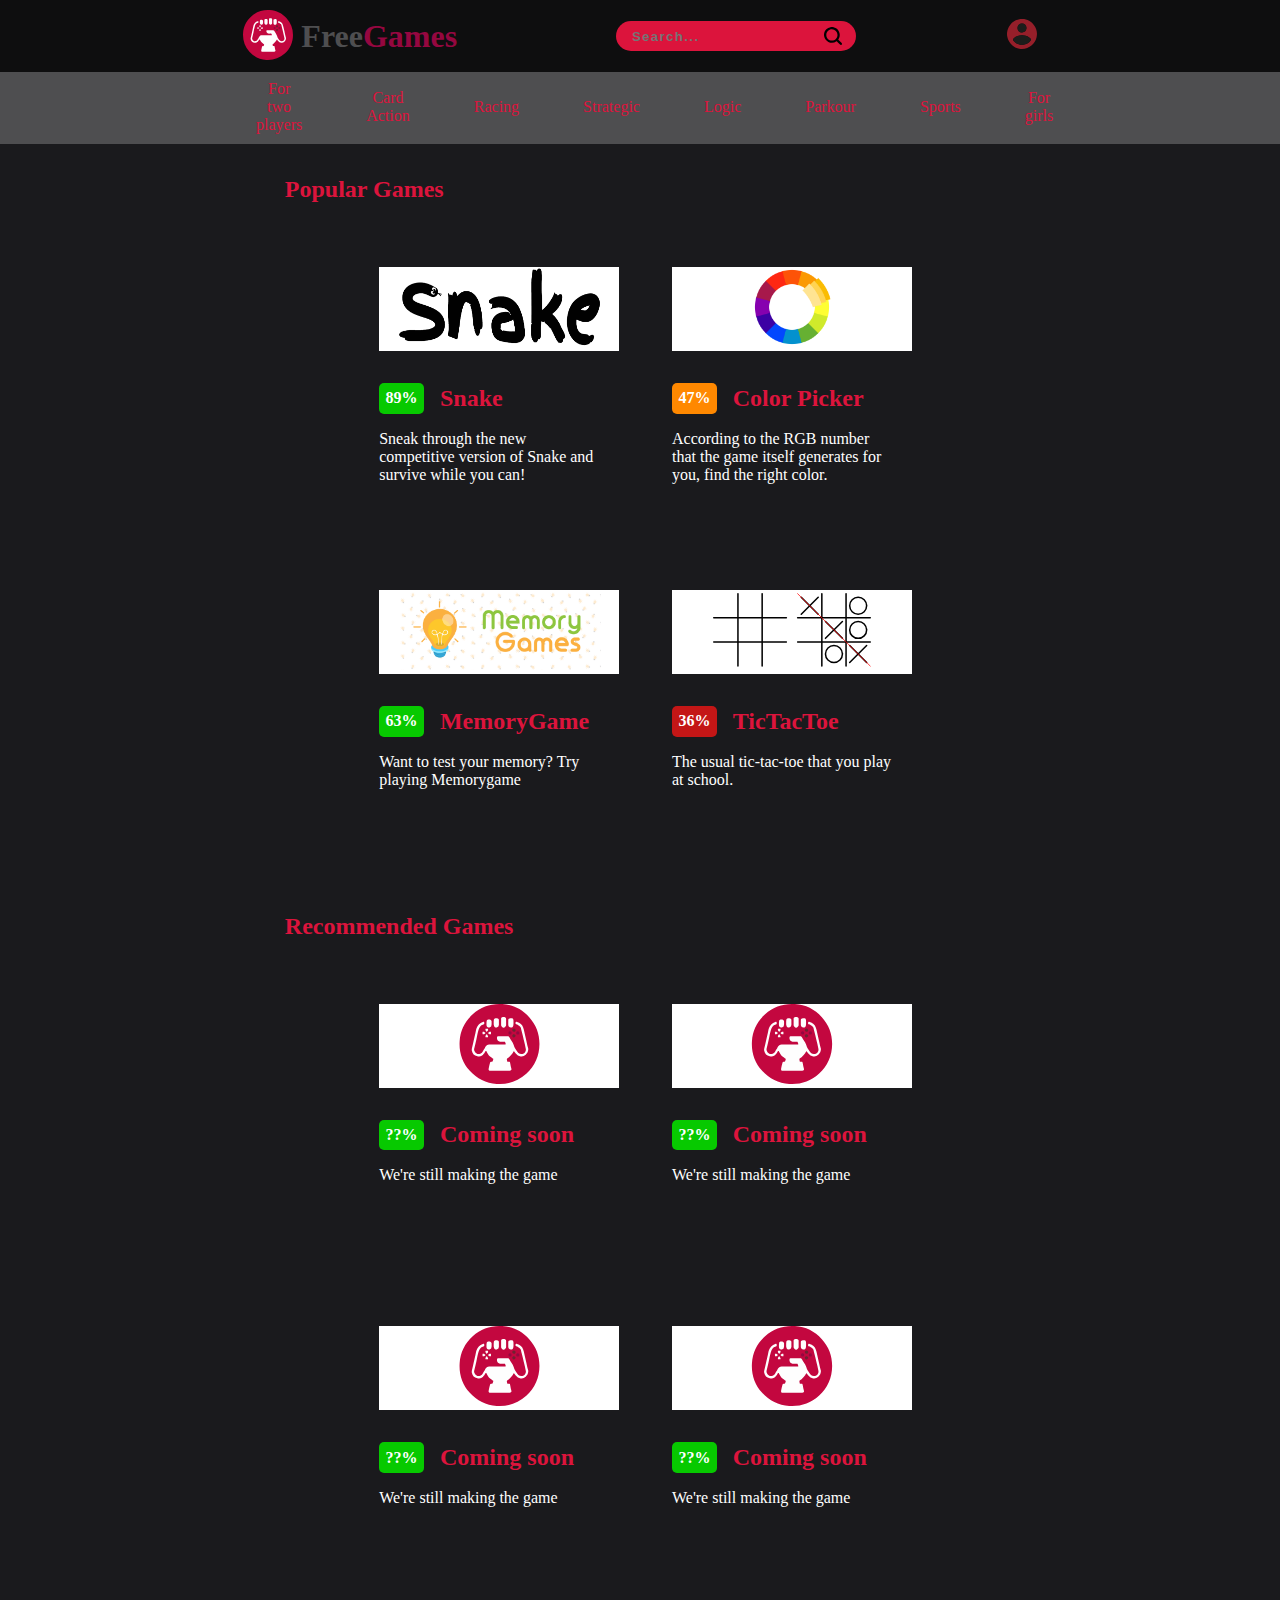
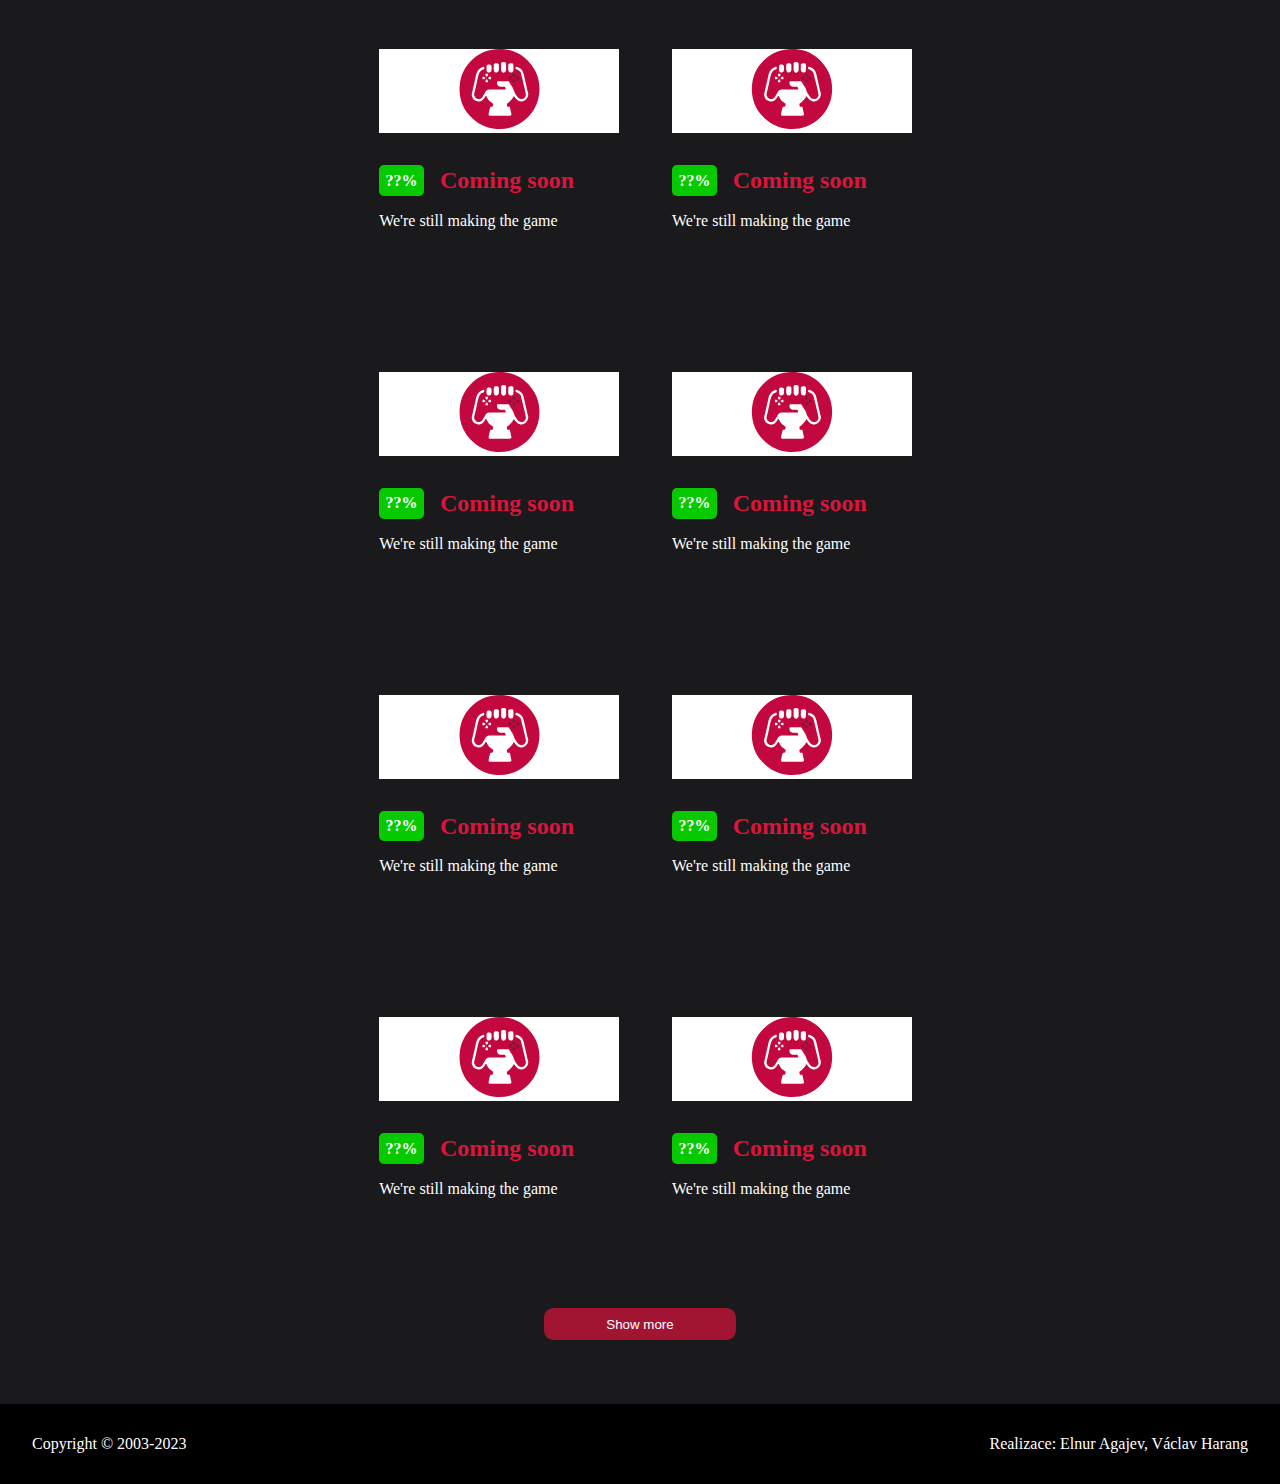
<file: index.html>
<!DOCTYPE html>
<html lang="en">

<head>
    <link rel="stylesheet" href="style.css">

    <meta charset="UTF-8">
    <meta http-equiv="X-UA-Compatible" content="IE=edge">
    <meta name="viewport" content="width=device-width, initial-scale=1.0">
    <title>Free Games</title>
    <link rel="shortcut icon" href="Img/Logo.svg">
</head>


<body>
    <div class="full">
        <header>
            <div>
                <span>
                <img src="Img/Logo.svg">
                <h1><mark>Free</mark>Games</h1>
            </span>

                <input placeholder="Search...">
                <p><img class="accounticon" src="Img/acc.svg"></p>
            </div>
        </header>
        <div class="Game-Type">
            <div>
                <a>For two players</a>
                <a>Card Action</a>
                <a>Racing</a>
                <a>Strategic</a>
                <a>Logic</a>
                <a>Parkour</a>
                <a>Sports</a>
                <a>For girls</a>
            </div>

        </div>
        <div class="main">
            <div class="Div-Content1">
                <h2 class="Popular">Popular Games</h2>
                <div class="box">

                    <span class="gamespan">
                    <div class="games"><a href="Games/Snake/Snake.html"><img src="Img/snake-text.png"></a></div>
                    <span class="ratingbox">
                        <span class="rating"><p>89%</p></span>
                    <h2>Snake</h2>
                    </span>
                    <div class="AboutGame">
                        <p>Sneak through the new competitive version of Snake and survive while you can!</p>
                    </div>
                    </span>

                    <span class="gamespan">
                    <div class="games"><a href="Games/ColorPicker/index.html"><img style=" width: 5rem;"src="Img/Colorpicker.png"></a></div>
                    <span class="ratingbox">
                        <span class="rating"><p style="background-color: rgb(255, 136, 0);">47%</p></span>
                    <h2>Color Picker</h2>
                    </span>
                    <div class="AboutGame">
                        <p>According to the RGB number that the game itself generates for you, find the right color.</p>
                    </div>
                    </span>

                    <span class="gamespan">
                    <div class="games"><a href="Games/MemoryGame/index.html"><img src="Img/memory-games.png"></a></div>
                    <span class="ratingbox">
                        <span class="rating"><p>63%</p></span>
                    <h2>MemoryGame</h2>
                    </span>
                    <div class="AboutGame">
                        <p>Want to test your memory? Try playing Memorygame</p>
                    </div>
                    </span>

                    <span class="gamespan">
                    <div class="games"><a href="Games/TicTacToe/index.html"><img src="Img/Tic-Tac-Toe_600.svg"></a></div>
                    <span class="ratingbox">
                        <span class="rating"><p style="background-color: rgb(196, 22, 22);">36%</p></span>
                    <h2>TicTacToe</h2>
                    </span>
                    <div class="AboutGame">
                        <p>The usual tic-tac-toe that you play at school.</p>
                    </div>
                    </span>

                </div>
                <h2 class="Popular">Recommended Games</h2>
                <div class="box">

                    <span class="gamespan">
                    <div class="games"><a href="Games/Snake/Snake.html"><img src="Img/Logo.svg"></a></div>
                    <span class="ratingbox">
                        <span class="rating"><p>??%</p></span>
                    <h2>Coming soon</h2>
                    </span>
                    <div class="AboutGame">
                        <p>We're still making the game</p>
                    </div>
                    </span>

                    <span class="gamespan">
                    <div class="games"><a href="Games/Snake/Snake.html"><img src="Img/Logo.svg"></a></div>
                    <span class="ratingbox">
                        <span class="rating"><p>??%</p></span>
                    <h2>Coming soon</h2>
                    </span>
                    <div class="AboutGame">
                        <p>We're still making the game</p>
                    </div>
                    </span>

                    <span class="gamespan">
                    <div class="games"><a href="Games/Snake/Snake.html"><img src="Img/Logo.svg"></a></div>
                    <span class="ratingbox">
                        <span class="rating"><p>??%</p></span>
                    <h2>Coming soon</h2>
                    </span>
                    <div class="AboutGame">
                        <p>We're still making the game</p>
                    </div>
                    </span>

                    <span class="gamespan">
                    <div class="games"><a href="Games/Snake/Snake.html"><img src="Img/Logo.svg"></a></div>
                    <span class="ratingbox">
                        <span class="rating"><p>??%</p></span>
                    <h2>Coming soon</h2>
                    </span>
                    <div class="AboutGame">
                        <p>We're still making the game</p>
                    </div>
                    </span>

                    <span class="gamespan">
                    <div class="games"><a href="Games/Snake/Snake.html"><img src="Img/Logo.svg"></a></div>
                    <span class="ratingbox">
                        <span class="rating"><p>??%</p></span>
                    <h2>Coming soon</h2>
                    </span>
                    <div class="AboutGame">
                        <p>We're still making the game</p>
                    </div>
                    </span>

                    <span class="gamespan">
                    <div class="games"><a href="Games/Snake/Snake.html"><img src="Img/Logo.svg"></a></div>
                    <span class="ratingbox">
                        <span class="rating"><p>??%</p></span>
                    <h2>Coming soon</h2>
                    </span>
                    <div class="AboutGame">
                        <p>We're still making the game</p>
                    </div>
                    </span>

                    <span class="gamespan">
                    <div class="games"><a href="Games/Snake/Snake.html"><img src="Img/Logo.svg"></a></div>
                    <span class="ratingbox">
                        <span class="rating"><p>??%</p></span>
                    <h2>Coming soon</h2>
                    </span>
                    <div class="AboutGame">
                        <p>We're still making the game</p>
                    </div>
                    </span>

                    <span class="gamespan">
                    <div class="games"><a href="Games/Snake/Snake.html"><img src="Img/Logo.svg"></a></div>
                    <span class="ratingbox">
                        <span class="rating"><p>??%</p></span>
                    <h2>Coming soon</h2>
                    </span>
                    <div class="AboutGame">
                        <p>We're still making the game</p>
                    </div>
                    </span>

                    <span class="gamespan">
                    <div class="games"><a href="Games/Snake/Snake.html"><img src="Img/Logo.svg"></a></div>
                    <span class="ratingbox">
                        <span class="rating"><p>??%</p></span>
                    <h2>Coming soon</h2>
                    </span>
                    <div class="AboutGame">
                        <p>We're still making the game</p>
                    </div>
                    </span>

                    <span class="gamespan">
                    <div class="games"><a href="Games/Snake/Snake.html"><img src="Img/Logo.svg"></a></div>
                    <span class="ratingbox">
                        <span class="rating"><p>??%</p></span>
                    <h2>Coming soon</h2>
                    </span>
                    <div class="AboutGame">
                        <p>We're still making the game</p>
                    </div>
                    </span>

                    <span class="gamespan">
                    <div class="games"><a href="Games/Snake/Snake.html"><img src="Img/Logo.svg"></a></div>
                    <span class="ratingbox">
                        <span class="rating"><p>??%</p></span>
                    <h2>Coming soon</h2>
                    </span>
                    <div class="AboutGame">
                        <p>We're still making the game</p>
                    </div>
                    </span>

                    <span class="gamespan">
                    <div class="games"><a href="Games/Snake/Snake.html"><img src="Img/Logo.svg"></a></div>
                    <span class="ratingbox">
                        <span class="rating"><p>??%</p></span>
                    <h2>Coming soon</h2>
                    </span>
                    <div class="AboutGame">
                        <p>We're still making the game</p>
                    </div>
                    </span>



                </div>
                <div class="ButtonDiv">
                    <button class="Showmore">Show more</button>
                </div>

            </div>

        </div>
        <footer>
            <p>Copyright © 2003-2023</p>
            <p>Realizace: Elnur Agajev, Václav Harang</p>
        </footer>

    </div>
</body>

</html>
</file>
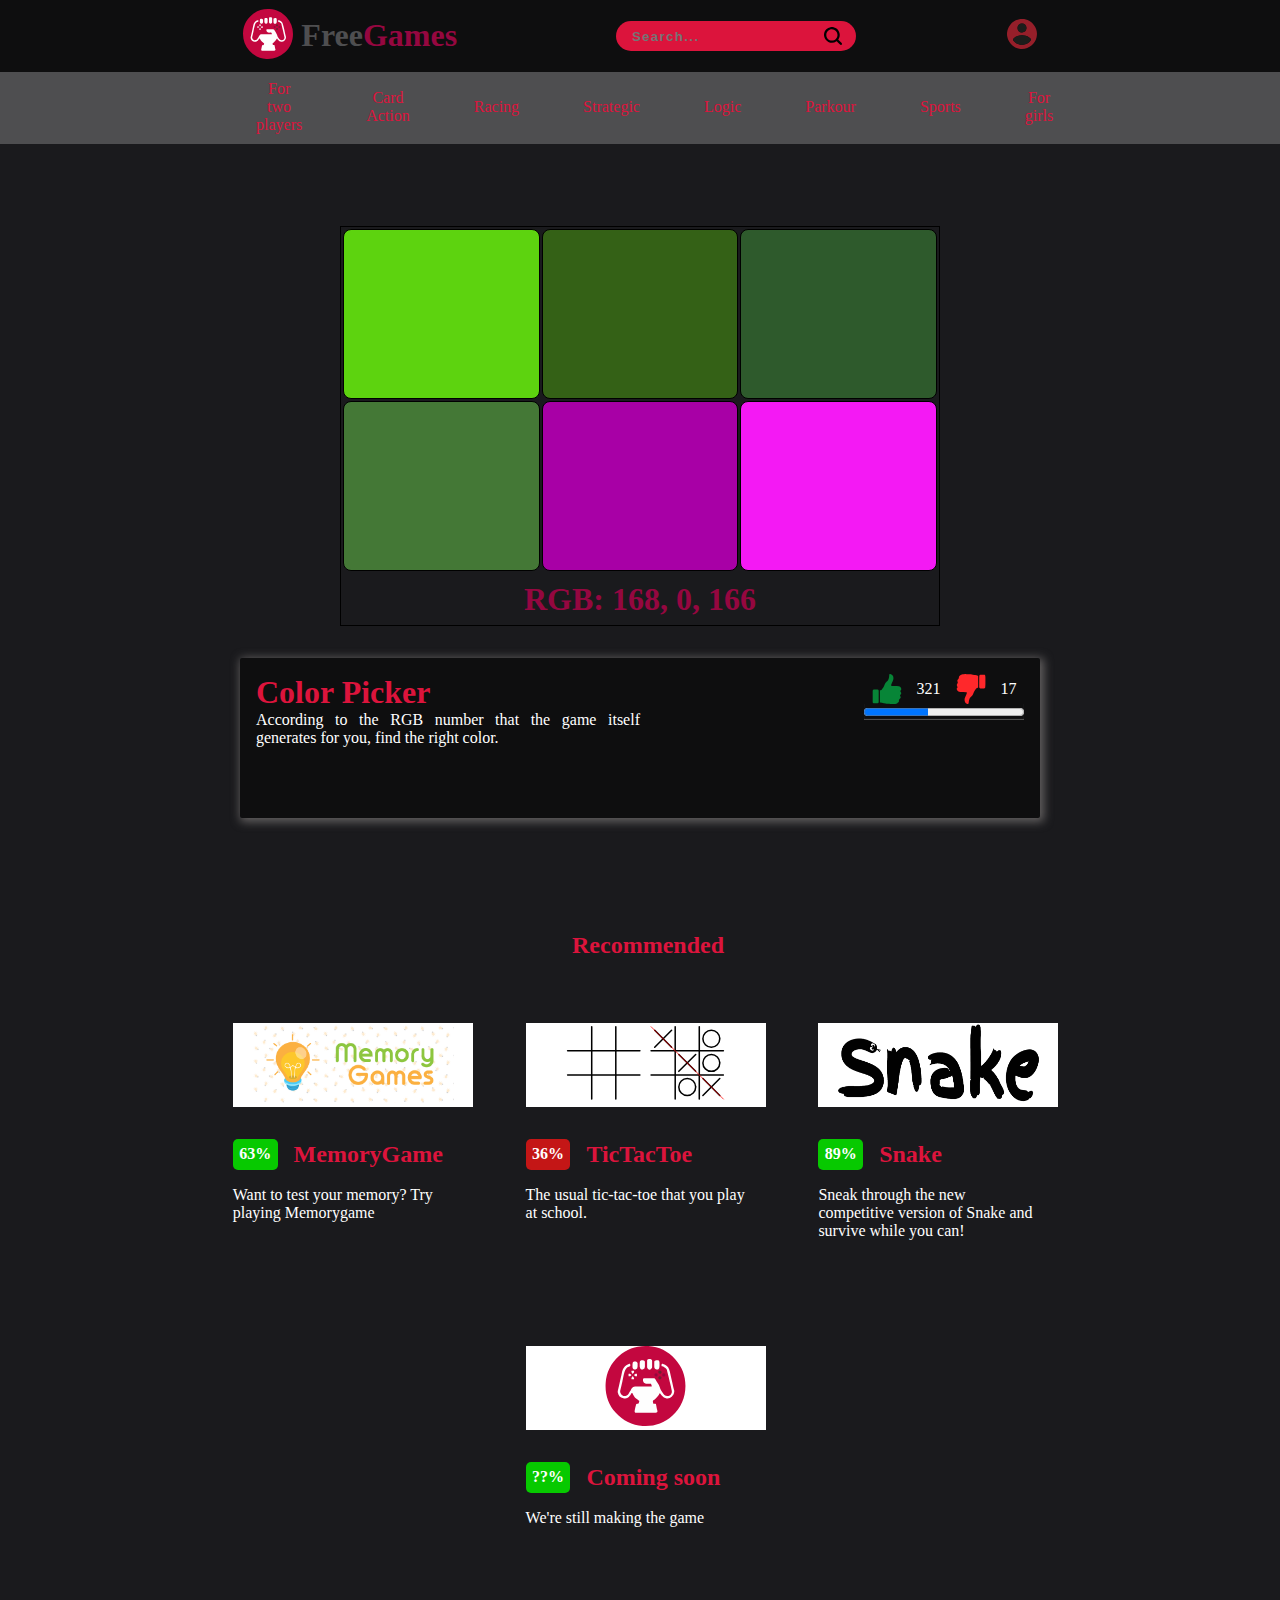
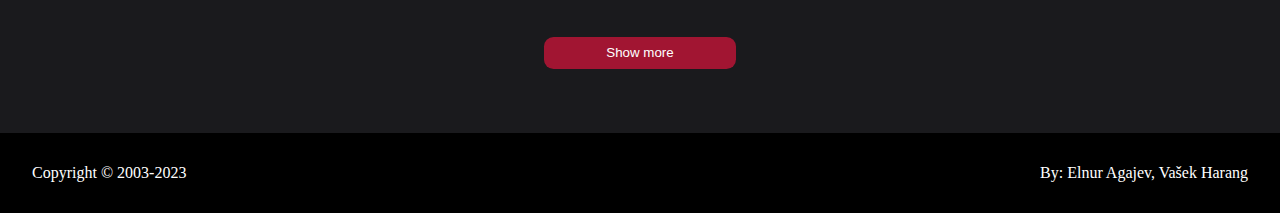
<file: Games/ColorPicker/index.html>
<!DOCTYPE html>
<html lang="en">

<head>
    <script src="script.js"></script>
    <link rel="stylesheet" href="style.css">

    <meta charset="UTF-8">
    <meta http-equiv="X-UA-Compatible" content="IE=edge">
    <meta name="viewport" content="width=device-width, initial-scale=1.0">
    <title>Free Games - Color Picker</title>
    <link rel="shortcut icon" href="Img/Logo.svg">

</head>

<body>


    <header>
        <div>
            <span>
                <a href="https://ferness.github.io/webovehry/">  <img src="Img/Logo.svg"></a>
            <h1><mark>Free</mark>Games</h1>
        </span>

            <input placeholder="Search...">
            <p><img class="accounticon" src="Img/acc.svg"></p>
        </div>
    </header>
    <div class="Game-Type">
        <div>
            <a>For two players</a>
            <a>Card Action</a>
            <a>Racing</a>
            <a>Strategic</a>
            <a>Logic</a>
            <a>Parkour</a>
            <a>Sports</a>
            <a>For girls</a>
        </div>

    </div>

    <main>





        <div class="Game">
            <div id="gameDiv">
                <table>
                    <tr>
                        <td id="cell0"></td>
                        <td id="cell1"></td>
                        <td id="cell2"></td>
                    </tr>
                    <tr>
                        <td id="cell3"></td>
                        <td id="cell4"></td>
                        <td id="cell5"></td>
                    </tr>
                </table>
                <div id="divProRGB">
                    <h1 id="rgbText"></h1>
                </div>
            </div>
            <div class="likes">
                <div class="Gameinfo">
                    <div class="Info">
                        <h3>Color Picker</h3>
                        <p>According to the RGB number that the game itself generates for you, find the right color.</p>
                    </div>
                    <div class="Mainrating">
                        <div class="ratingnumbers">
                            <img class="ratingimgs" src="Img/3517-1.svg"><a class="ratingnum">321</a>
                            <img class="ratingimgs" src="Img/Diss-1.svg"><a class="ratingnum">17</a>
                        </div>
                        <progress id="file" value="40" max="100"> 32% </progress>
                    </div>
                </div>
            </div>
        </div>
        </div>
        </div>
    </main>
    <div class="Div-Content1">
        <h2 class="Popular">Recommended</h2>
        <div class="box">

            <span class="gamespan">
                <div class="games"><a href="https://ferness.github.io/webovehry/Games/MemoryGame/index.html"><img src="Img/memory-games.png"></a></div>
                <span class="ratingbox">
                    <span class="rating"><p>63%</p></span>
            <h2>MemoryGame</h2>
            </span>
            <div class="AboutGame">
                <p>Want to test your memory? Try playing Memorygame</p>
            </div>
            </span>

            <span class="gamespan">
                <div class="games"><a href="https://ferness.github.io/webovehry/Games/TicTacToe/index.html"><img src="Img/Tic-Tac-Toe_600.svg"></a></div>
                <span class="ratingbox">
                    <span class="rating"><p style="background-color: rgb(196, 22, 22);">36%</p></span>
            <h2>TicTacToe</h2>
            </span>
            <div class="AboutGame">
                <p>The usual tic-tac-toe that you play at school.</p>
            </div>
            </span>

            <span class="gamespan">
                <div class="games"><a href="https://ferness.github.io/webovehry/Games/Snake/Snake.html"><img src="Img/snake-text.png"></a></div>
                <span class="ratingbox">
                    <span class="rating"><p>89%</p></span>
            <h2>Snake</h2>
            </span>
            <div class="AboutGame">
                <p>Sneak through the new competitive version of Snake and survive while you can!</p>
            </div>
            </span>

            <span class="gamespan">
                <div class="games"><a href="#"><img src="Img/Logo.svg"></a></div>
                <span class="ratingbox">
                    <span class="rating"><p>??%</p></span>
            <h2>Coming soon</h2>
            </span>
            <div class="AboutGame">
                <p>We're still making the game</p>
            </div>
            </span>


        </div>
        <div class="ButtonDiv">
            <button class="Showmore">Show more</button>
        </div>

    </div>
    <footer>
        <p>Copyright © 2003-2023</p>
        <p>By: Elnur Agajev, Vašek Harang</p>
    </footer>

</body>

</html>
</file>
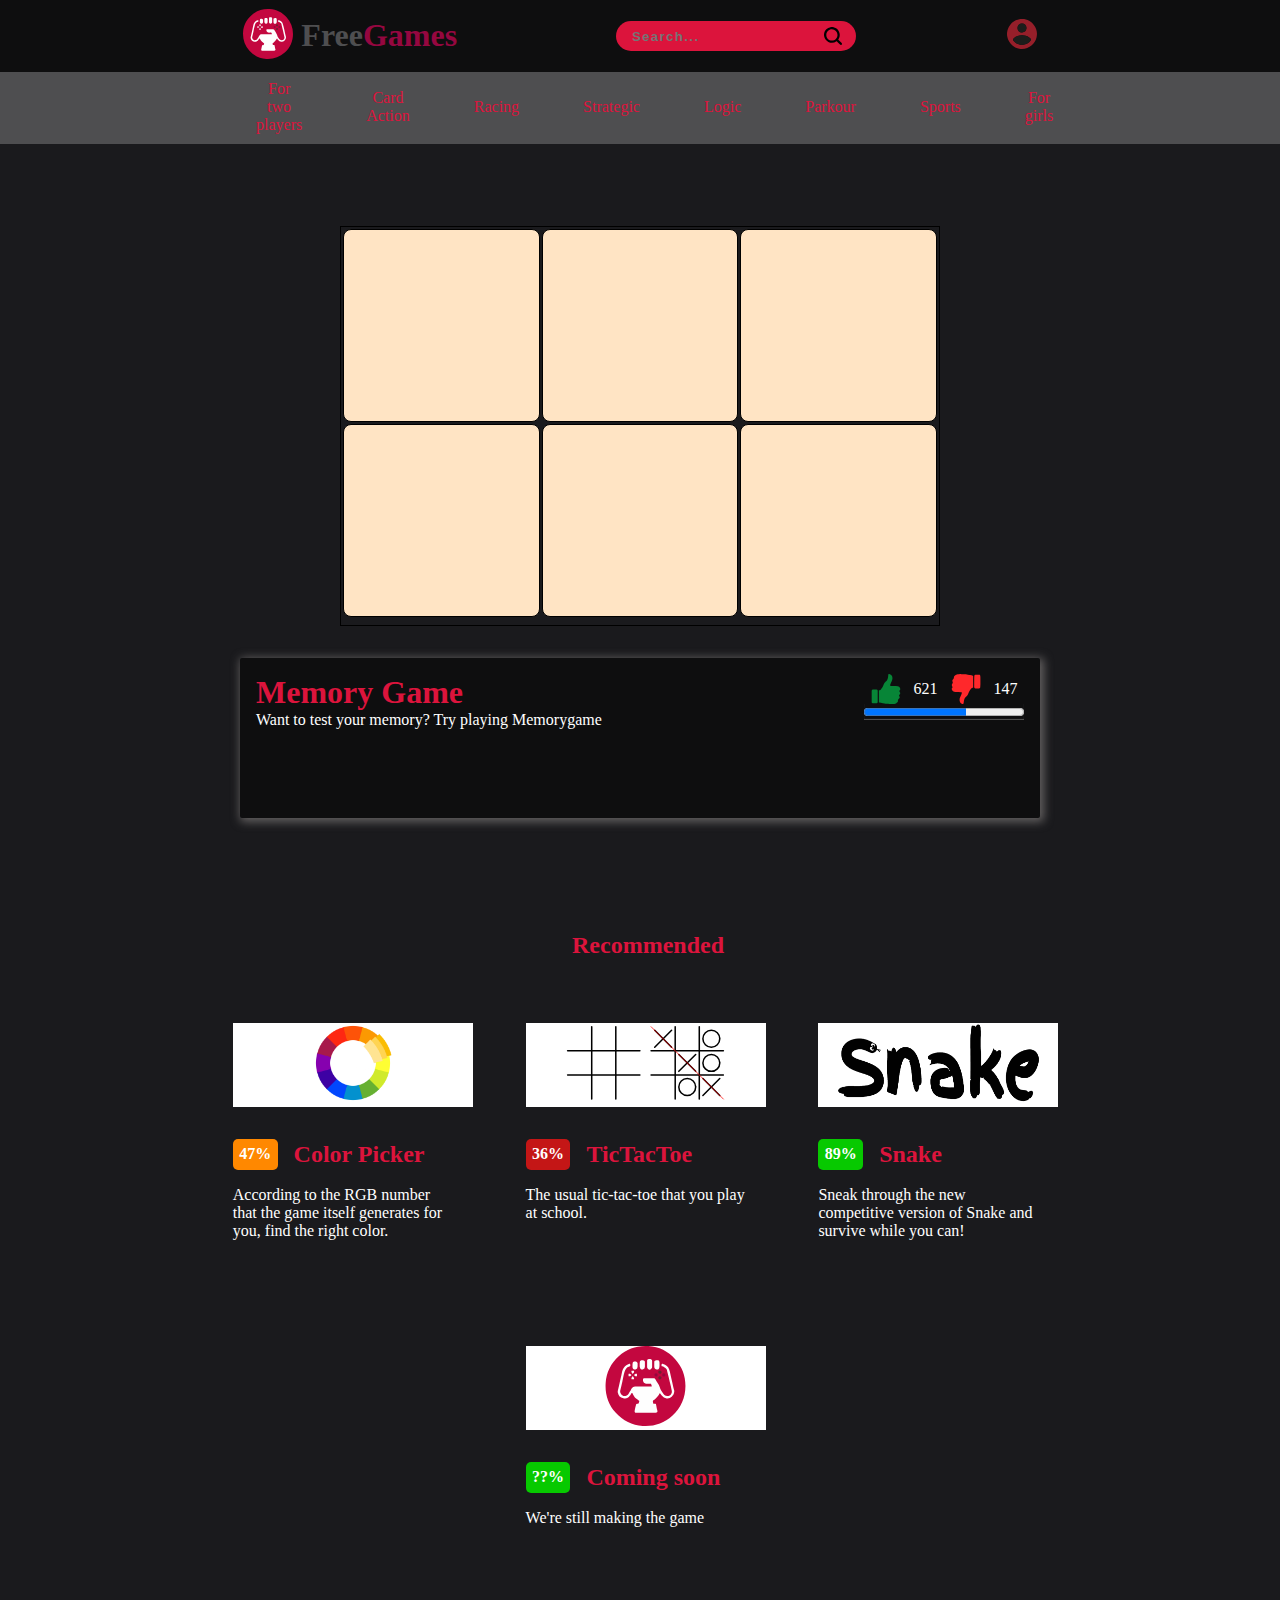
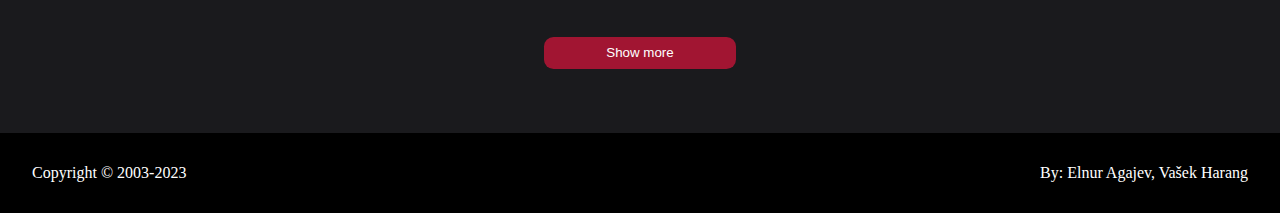
<file: Games/MemoryGame/index.html>
<!DOCTYPE html>

<html>

<head>
    <script src="script.js"></script>
    <link rel="stylesheet" href="style.css">

    <meta charset="UTF-8">
    <meta http-equiv="X-UA-Compatible" content="IE=edge">
    <meta name="viewport" content="width=device-width, initial-scale=1.0">
    <title>Free Games</title>
    <link rel="shortcut icon" href="Img/Logo.svg">
</head>

<body>


    <header>
        <div>
            <span>
                <a href="https://ferness.github.io/webovehry/">  <img src="Img/Logo.svg"></a>
            <h1><mark>Free</mark>Games</h1>
        </span>

            <input placeholder="Search...">
            <p><img class="accounticon" src="Img/acc.svg"></p>
        </div>
    </header>
    <div class="Game-Type">
        <div>
            <a>For two players</a>
            <a>Card Action</a>
            <a>Racing</a>
            <a>Strategic</a>
            <a>Logic</a>
            <a>Parkour</a>
            <a>Sports</a>
            <a>For girls</a>
        </div>

    </div>

    <main>





        <div class="Game">
            <div id="gameDiv">
                <table>
                    <tr>
                        <td id="cell0"></td>
                        <td id="cell1"></td>
                        <td id="cell2"></td>
                    </tr>
                    <tr>
                        <td id="cell3"></td>
                        <td id="cell4"></td>
                        <td id="cell5"></td>
                    </tr>
                </table>
            </div>
            <div class="likes">
                <div class="Gameinfo">
                    <div class="Info">
                        <h3>Memory Game</h3>
                        <p>Want to test your memory? Try playing Memorygame</p>
                    </div>
                    <div class="Mainrating">
                        <div class="ratingnumbers">
                            <img class="ratingimgs" src="Img/3517-1.svg"><a class="ratingnum">621</a>
                            <img class="ratingimgs" src="Img/Diss-1.svg"><a class="ratingnum">147</a>
                        </div>
                        <progress id="file" value="64" max="100"> 32% </progress>
                    </div>
                </div>
            </div>
        </div>
        </div>
        </div>
    </main>
    <div class="Div-Content1">
        <h2 class="Popular">Recommended</h2>
        <div class="box">

            <span class="gamespan">
            <div class="games"><a href="https://ferness.github.io/webovehry/Games/ColorPicker/index.html"><img style=" width: 5rem;"src="Img/Colorpicker.png"></a></div>
            <span class="ratingbox">
                <span class="rating"><p style="background-color: rgb(255, 136, 0);">47%</p></span>
            <h2>Color Picker</h2>
            </span>
            <div class="AboutGame">
                <p>According to the RGB number that the game itself generates for you, find the right color.</p>
            </div>
            </span>

            <span class="gamespan">
                <div class="games"><a href="https://ferness.github.io/webovehry/Games/TicTacToe/index.html"><img src="Img/Tic-Tac-Toe_600.svg"></a></div>
                <span class="ratingbox">
                    <span class="rating"><p style="background-color: rgb(196, 22, 22);">36%</p></span>
            <h2>TicTacToe</h2>
            </span>
            <div class="AboutGame">
                <p>The usual tic-tac-toe that you play at school.</p>
            </div>
            </span>

            <span class="gamespan">
                <div class="games"><a href="https://ferness.github.io/webovehry/Games/Snake/Snake.html"><img src="Img/snake-text.png"></a></div>
                <span class="ratingbox">
                    <span class="rating"><p>89%</p></span>
            <h2>Snake</h2>
            </span>
            <div class="AboutGame">
                <p>Sneak through the new competitive version of Snake and survive while you can!</p>
            </div>
            </span>

            <span class="gamespan">
                <div class="games"><a href="#"><img src="Img/Logo.svg"></a></div>
                <span class="ratingbox">
                    <span class="rating"><p>??%</p></span>
            <h2>Coming soon</h2>
            </span>
            <div class="AboutGame">
                <p>We're still making the game</p>
            </div>
            </span>


        </div>
        <div class="ButtonDiv">
            <button class="Showmore">Show more</button>
        </div>

    </div>
    <footer>
        <p>Copyright © 2003-2023</p>
        <p>By: Elnur Agajev, Vašek Harang</p>
    </footer>












</body>

</html>
</file>
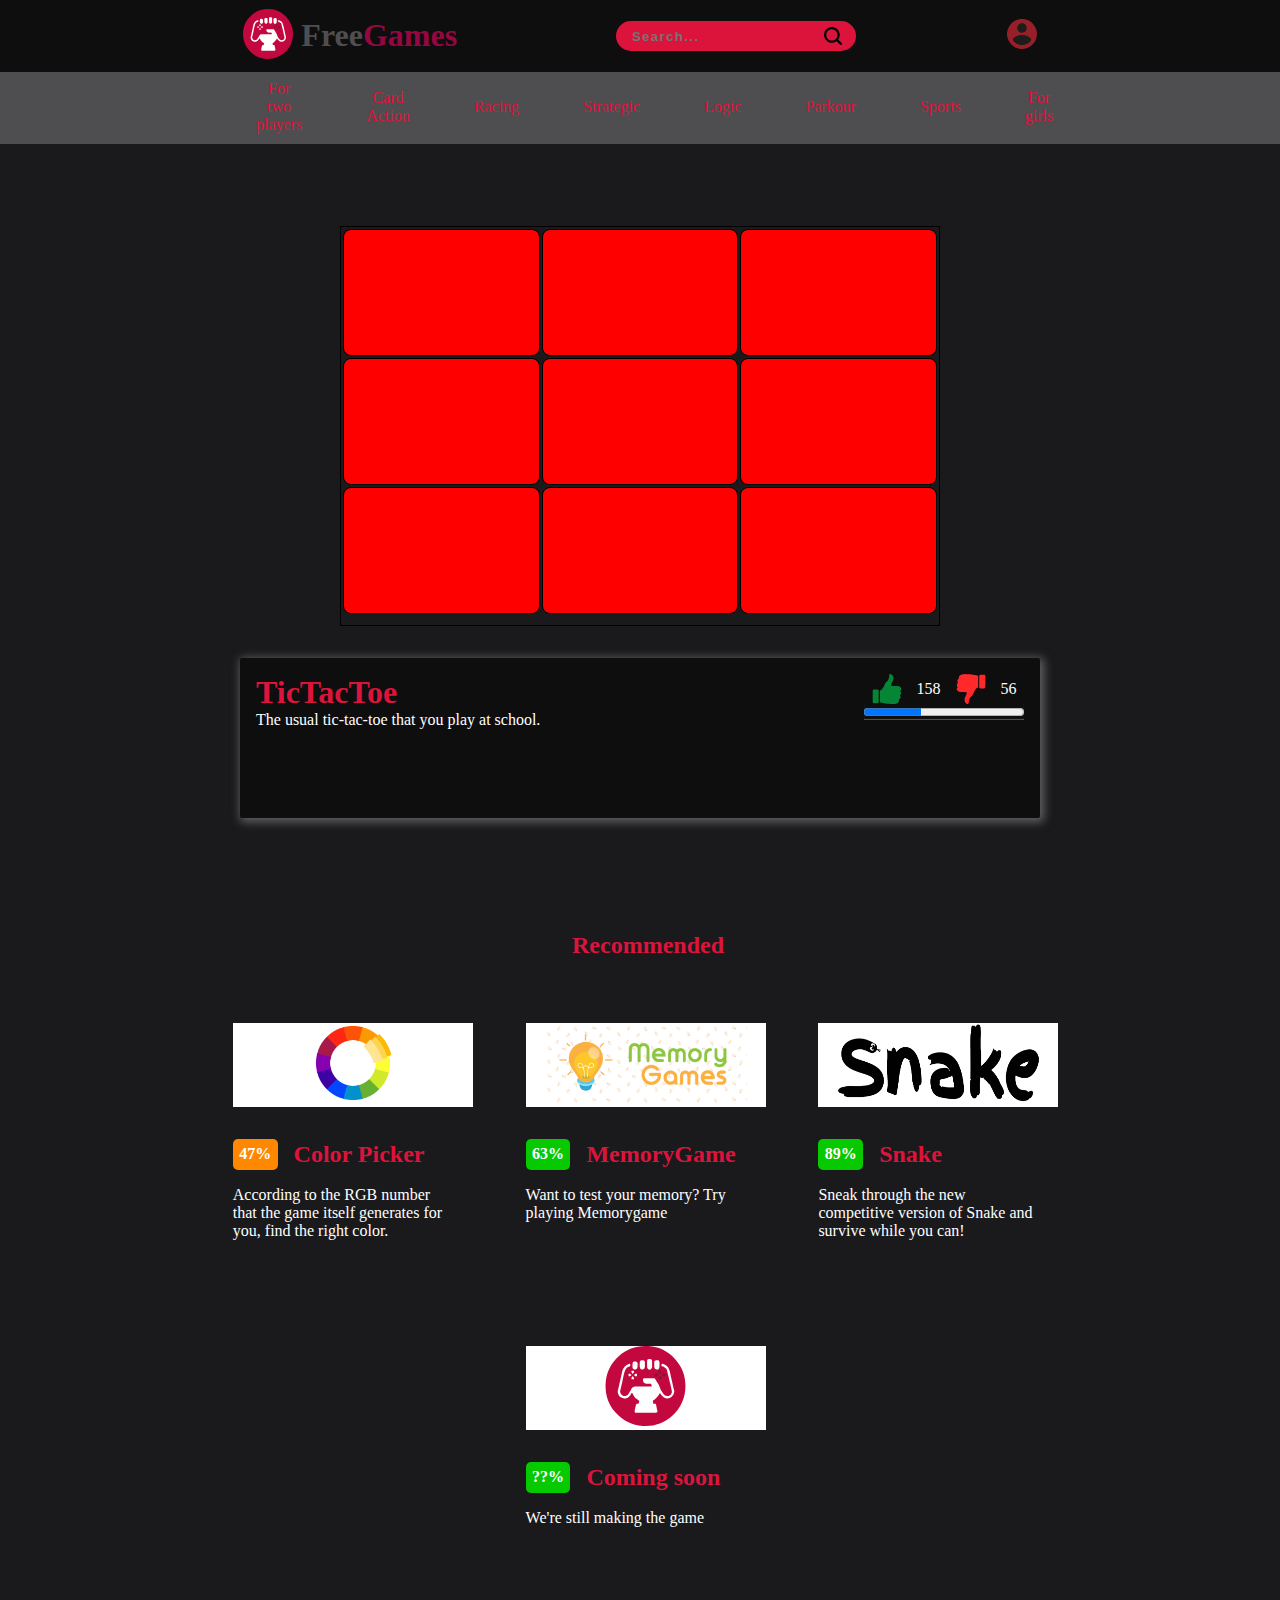
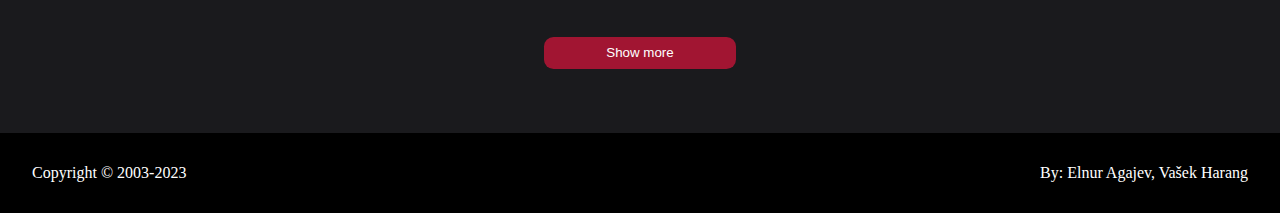
<file: Games/TicTacToe/index.html>
<!DOCTYPE html>

<html>

<head>
    <script src="script.js"></script>
    <link rel="stylesheet" href="style.css">

    <meta charset="UTF-8">
    <meta http-equiv="X-UA-Compatible" content="IE=edge">
    <meta name="viewport" content="width=device-width, initial-scale=1.0">
    <title>Free Games</title>
    <link rel="shortcut icon" href="Img/Logo.svg">
</head>

<body>

    <header>
        <div>
            <span>
                <a href="https://ferness.github.io/webovehry/">  <img src="Img/Logo.svg"></a>
            <h1><mark>Free</mark>Games</h1>
        </span>

            <input placeholder="Search...">
            <p><img class="accounticon" src="Img/acc.svg"></p>
        </div>
    </header>
    <div class="Game-Type">
        <div>
            <a>For two players</a>
            <a>Card Action</a>
            <a>Racing</a>
            <a>Strategic</a>
            <a>Logic</a>
            <a>Parkour</a>
            <a>Sports</a>
            <a>For girls</a>
        </div>

    </div>
    
        <h5>This device is not supported</h5>
<div class="device">
    <main>





        <div class="Game">
            <div id="piskvorkyDiv">
                <table>
                    <tr>
                        <td id="cell0">
                            <h1 id="contentCell0"></h1>
                        </td>
                        <td id="cell1">
                            <h1 id="contentCell1"></h1>
                        </td>
                        <td id="cell2">
                            <h1 id="contentCell2"></h1>
                        </td>
                    </tr>
                    <tr>
                        <td id="cell3">
                            <h1 id="contentCell3"></h1>
                        </td>
                        <td id="cell4">
                            <h1 id="contentCell4"></h1>
                        </td>
                        <td id="cell5">
                            <h1 id="contentCell5"></h1>
                        </td>
                    </tr>
                    <tr>
                        <td id="cell6">
                            <h1 id="contentCell6"></h1>
                        </td>
                        <td id="cell7">
                            <h1 id="contentCell7"></h1>
                        </td>
                        <td id="cell8">
                            <h1 id="contentCell8"></h1>
                        </td>
                    </tr>
                </table>
            </div>
            <div class="likes">
                <div class="Gameinfo">
                    <div class="Info">
                        <h3>TicTacToe</h3>
                        <p>The usual tic-tac-toe that you play at school.</p>
                    </div>
                    <div class="Mainrating">
                        <div class="ratingnumbers">
                            <img class="ratingimgs" src="Img/3517-1.svg"><a class="ratingnum">158</a>
                            <img class="ratingimgs" src="Img/Diss-1.svg"><a class="ratingnum">56</a>
                        </div>
                        <progress id="file" value="36" max="100"> 32% </progress>
                    </div>
                </div>
            </div>
        </div>
        </div>
        </div>
    </main>
    <div class="Div-Content1">
        <h2 class="Popular">Recommended</h2>
        <div class="box">

            <span class="gamespan">
            <div class="games"><a href="https://ferness.github.io/webovehry/Games/ColorPicker/index.html"><img style=" width: 5rem;"src="Img/Colorpicker.png"></a></div>
            <span class="ratingbox">
                <span class="rating"><p style="background-color: rgb(255, 136, 0);">47%</p></span>
            <h2>Color Picker</h2>
            </span>
            <div class="AboutGame">
                <p>According to the RGB number that the game itself generates for you, find the right color.</p>
            </div>
            </span>

            <span class="gamespan">
            <div class="games"><a href="https://ferness.github.io/webovehry/Games/MemoryGame/index.html"><img src="Img/memory-games.png"></a></div>
            <span class="ratingbox">
                <span class="rating"><p>63%</p></span>
            <h2>MemoryGame</h2>
            </span>
            <div class="AboutGame">
                <p>Want to test your memory? Try playing Memorygame</p>
            </div>
            </span>

            <span class="gamespan">
                <div class="games"><a href="https://ferness.github.io/webovehry/Games/Snake/Snake.html"><img src="Img/snake-text.png"></a></div>
                <span class="ratingbox">
                    <span class="rating"><p>89%</p></span>
            <h2>Snake</h2>
            </span>
            <div class="AboutGame">
                <p>Sneak through the new competitive version of Snake and survive while you can!</p>
            </div>
            </span>

            <span class="gamespan">
                <div class="games"><a href="#"><img src="Img/Logo.svg"></a></div>
                <span class="ratingbox">
                    <span class="rating"><p>??%</p></span>
            <h2>Coming soon</h2>
            </span>
            <div class="AboutGame">
                <p>We're still making the game</p>
            </div>
            </span>


        </div>
        <div class="ButtonDiv">
            <button class="Showmore">Show more</button>
        </div>

    </div>
    </div>
</div>
    <footer>
        <p>Copyright © 2003-2023</p>
        <p>By: Elnur Agajev, Vašek Harang</p>
    </footer>








</body>

</html>
</file>
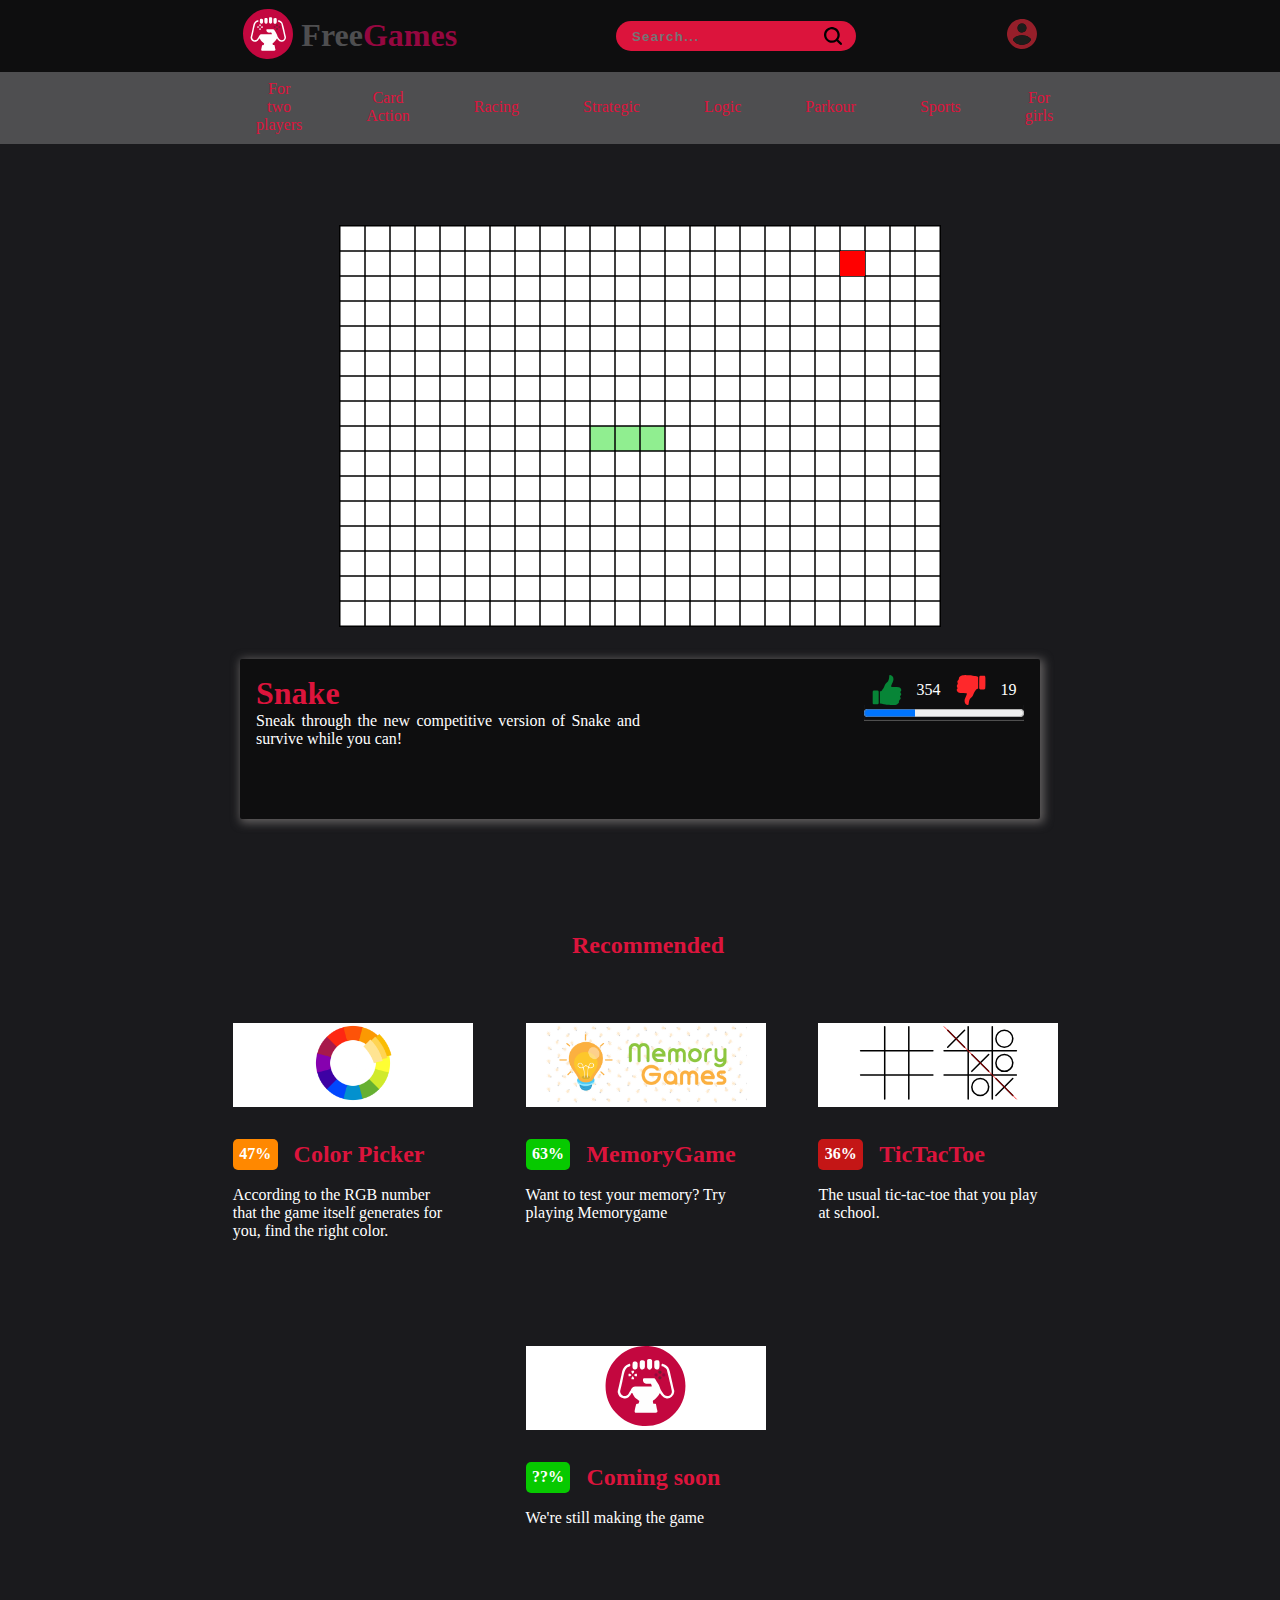
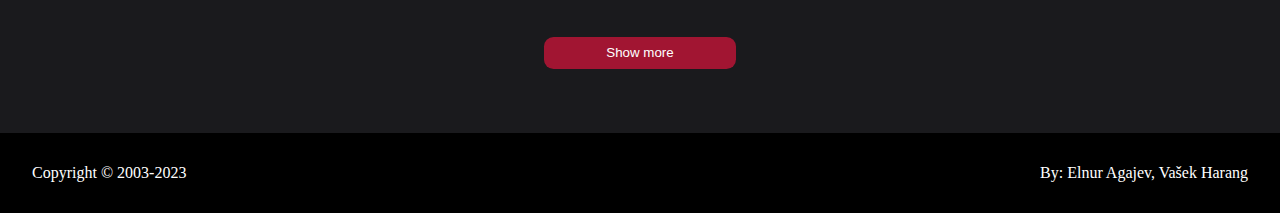
<file: Games/Snake/Snake.html>
<!DOCTYPE html>

<html>

<head>
    <script src="script.js"></script>
    <link rel="stylesheet" href="style.css">

    <meta charset="UTF-8">
    <meta http-equiv="X-UA-Compatible" content="IE=edge">
    <meta name="viewport" content="width=device-width, initial-scale=1.0">
    <title>Free Games</title>
    <link rel="shortcut icon" href="Img/Logo.svg">
</head>

<body>

    <header>
        <div>
            <span>
                <a href="https://ferness.github.io/webovehry/">  <img src="Img/Logo.svg"></a>
            <h1><mark>Free</mark>Games</h1>
        </span>

            <input placeholder="Search...">
            <p><img class="accounticon" src="Img/acc.svg"></p>
        </div>
    </header>
    <div class="Game-Type">
        <div>
            <a>For two players</a>
            <a>Card Action</a>
            <a>Racing</a>
            <a>Strategic</a>
            <a>Logic</a>
            <a>Parkour</a>
            <a>Sports</a>
            <a>For girls</a>
        </div>

    </div>

    <main>





        <div class="Game">
            <canvas id="gameCanvas" width="600" height="400" style="border: 1px solid black;"></canvas>
            <div class="likes">
                <div class="Gameinfo">
                    <div class="Info">
                        <h3>Snake</h3>
                        <p>Sneak through the new competitive version of Snake and survive while you can!</p>
                    </div>
                    <div class="Mainrating">
                        <div class="ratingnumbers">
                            <img class="ratingimgs" src="Img/3517-1.svg"><a class="ratingnum">354</a>
                            <img class="ratingimgs" src="Img/Diss-1.svg"><a class="ratingnum">19</a>
                        </div>
                        <progress id="file" value="32" max="100"> 32% </progress>
                    </div>
                </div>
            </div>
        </div>
        </div>
        </div>
    </main>
    <div class="Div-Content1">
        <h2 class="Popular">Recommended</h2>
        <div class="box">

            <span class="gamespan">
            <div class="games"><a href="https://ferness.github.io/webovehry/Games/ColorPicker/index.html"><img style=" width: 5rem;"src="Img/Colorpicker.png"></a></div>
            <span class="ratingbox">
                <span class="rating"><p style="background-color: rgb(255, 136, 0);">47%</p></span>
            <h2>Color Picker</h2>
            </span>
            <div class="AboutGame">
                <p>According to the RGB number that the game itself generates for you, find the right color.</p>
            </div>
            </span>

            <span class="gamespan">
            <div class="games"><a href="https://ferness.github.io/webovehry/Games/MemoryGame/index.html"><img src="Img/memory-games.png"></a></div>
            <span class="ratingbox">
                <span class="rating"><p>63%</p></span>
            <h2>MemoryGame</h2>
            </span>
            <div class="AboutGame">
                <p>Want to test your memory? Try playing Memorygame</p>
            </div>
            </span>

            <span class="gamespan">
            <div class="games"><a href="https://ferness.github.io/webovehry/Games/TicTacToe/index.html"><img src="Img/Tic-Tac-Toe_600.svg"></a></div>
            <span class="ratingbox">
                <span class="rating"><p style="background-color: rgb(196, 22, 22);">36%</p></span>
            <h2>TicTacToe</h2>
            </span>
            <div class="AboutGame">
                <p>The usual tic-tac-toe that you play at school.</p>
            </div>
            </span>

            <span class="gamespan">
                <div class="games"><a href="#"><img src="Img/Logo.svg"></a></div>
                <span class="ratingbox">
                    <span class="rating"><p>??%</p></span>
            <h2>Coming soon</h2>
            </span>
            <div class="AboutGame">
                <p>We're still making the game</p>
            </div>
            </span>


        </div>
        <div class="ButtonDiv">
            <button class="Showmore">Show more</button>
        </div>

    </div>
    <footer>
        <p>Copyright © 2003-2023</p>
        <p>By: Elnur Agajev, Vašek Harang</p>
    </footer>




</body>

</html>
</file>
<file: style.css>
::-webkit-scrollbar {
    width: 10px;
}

 ::-webkit-scrollbar-thumb {
    background: #950740;
}

 ::-webkit-scrollbar-thumb:hover {
    background: #C3073F;
}

* {
    box-sizing: border-box;
    margin: 0;
    padding: 0;
    color: white;
}

.main {
    width: 63%;
    margin: 0 auto;
    min-height: 60vh;
}

body {
    background-color: #1A1A1D;
}

header {
    background-color: #0e0e0f;
    height: 8vh;
    align-items: center;
}

header div {
    display: flex;
    justify-content: space-around;
    align-items: center;
    height: 100%;
    width: 75%;
    margin: 0 auto;
}

header span img {
    height: 50px;
    width: 50px;
}

header span {
    padding: 0 1rem 0 1rem;
    display: flex;
    flex-direction: row;
}

header p {
    padding: 0 1rem 0 1rem;
    color: green;
}

h1 {
    color: #950740;
    margin: 0.5rem;
}

mark {
    background-color: #0e0e0f;
    color: #4E4E50;
}

.Popular {
    margin: 2rem;
}

input {
    width: 15rem;
    height: 30px;
    padding: 0 2.5rem 0 1rem;
    outline: none;
    border: none;
    background: crimson;
    color: white;
    border-radius: 30px;
    font-weight: bolder;
    letter-spacing: 0.1em;
    background-image: url(Img/Serach.svg);
    background-repeat: no-repeat;
    background-position: 13rem 6px;
    background-size: 18px;
}

footer {
    background-color: black;
    height: 5rem;
    text-align: center;
    align-items: center;
    padding: 2rem;
    display: flex;
    justify-content: space-between;
}

.Div-Content1 {
    min-height: 60vh;
}

.Div-Content1 .box {
    margin: 0 auto;
    display: flex;
    flex-wrap: wrap;
    flex-direction: row;
    align-items: center;
    justify-content: center;
}

.games a img {
    height: 5rem;
    width: 12.7rem;
}

.box span:hover {
    background-color: #930a33;
    border-radius: 3px;
}

.box span:hover h2 {
    color: #0e0e0f;
}

.box .gamespan {
    padding-bottom: 1rem;
    margin: 1rem 0.3rem 2rem 1rem
}

.box p {
    max-width: 15rem;
    padding-left: 1rem;
    text-align: left;
}

p {
    color: white;
}

h2 {
    color: crimson;
    padding-left: 1rem;
    font-size: 1.5rem;
}

.ratingbox {
    display: flex;
    padding: 1rem;
    text-align: center;
    align-items: center;
}

.ratingbox .rating p {
    background-color: #07c900;
    border-radius: 5px;
    padding: 0.4rem;
    text-align: center;
    align-items: center;
    color: white;
    font-weight: bold;
}

.Div-Content1 div .games {
    min-height: 5rem;
    min-width: 15rem;
    background-color: white;
    margin: 1rem;
    text-align: center;
    align-items: center;
}

.Game-Type {
    height: 8vh;
    background-color: #4E4E50;
}

.Game-Type div {
    width: 65%;
    margin: 0 auto;
    display: flex;
    justify-content: space-around;
    align-items: center;
    text-align: center;
    height: 100%;
}

.AboutGame {
    height: 5rem;
}

.Game-Type div a {
    display: inline-block;
    text-decoration: none;
    color: crimson;
    padding: 0 2rem 0 2rem;
    cursor: pointer;
}

.Game-Type div a::after {
    content: '';
    display: block;
    width: 0;
    height: 3px;
    background: black;
    transition: width .3s;
}

.Game-Type div a:hover::after {
    width: 100%;
}

h2 {
    margin: 50 auto;
}

.Showmore {
    background-color: rgba(220, 20, 60, 0.699);
    color: white;
    border: none;
    text-align: center;
    align-items: center;
    align-self: center;
    margin: 0 auto;
    width: 12rem;
    height: 2rem;
    border-radius: 0.6rem;
}

.Showmore:hover {
    background-color: #930a33;
    color: black;
    cursor: pointer;
}

.ButtonDiv {
    text-align: center;
    align-items: center;
    margin-bottom: 4rem;
}

.accounticon {
    color: #950740;
    height: 30px;
    width: auto;
}

@media only screen and (max-width: 1000px) {
    .Game-Type div a {
        padding: 1rem;
        font-size: 14px;
    }
}

@media only screen and (max-width: 650px) {
    .full {
        display: none;
    }
    h5 {
        display: block;
    }
}
</file>
<file: Games/ColorPicker/style.css>
#gameDiv {
    border: 1px solid black;
    min-height: 400px;
    max-height: 400px;
    min-width: 600px;
    max-width: 600px;
}

#divProRGB {
    text-align: center;
}

td {
    border: 1px solid rgb(0, 0, 0);
    border-radius: 8px;
    width: 200px;
    height: 170px;
}

td:hover {
    cursor: pointer;
}


/*Page*/

::-webkit-scrollbar {
    width: 10px;
}

 ::-webkit-scrollbar-thumb {
    background: #950740;
}

 ::-webkit-scrollbar-thumb:hover {
    background: #C3073F;
}

* {
    box-sizing: border-box;
    margin: 0;
    padding: 0;
    color: white;
}

.main {
    display: block;
    justify-content: center;
    margin: 0 auto;
    min-height: 60vh;
    background-color: red;
}

.Game {
    align-items: center;
    justify-content: center;
    flex-direction: column;
    display: flex;
    min-height: 84vh;
}

body {
    background-color: #1A1A1D;
}

.Gameinfo {
    margin-top: 2rem;
    width: 800px;
    height: 10rem;
    background-color: #0e0e0f;
    box-shadow: rgb(99, 96, 96) 2px 2px 10px 2px;
    border-radius: 2px;
    padding: 1rem;
    display: flex;
    justify-content: space-between;
}

.Mainrating {
    display: flex;
    flex-direction: column;
}

progress {
    box-shadow: inset 0 -1px 1px rgba(255, 255, 255, 0.3);
}

.Info {
    width: 50%;
}

p {
    text-align: justify;
}

h2 {
    color: #950740;
    font-size: 2.5rem;
    font-weight: 600;
}

header {
    background-color: #0e0e0f;
    height: 8vh;
    align-items: center;
}

header div {
    display: flex;
    justify-content: space-around;
    align-items: center;
    height: 100%;
    width: 75%;
    margin: 0 auto;
}

header span img {
    height: 50px;
    width: 50px;
}

header span {
    padding: 0 1rem 0 1rem;
    display: flex;
    flex-direction: row;
}

header p {
    padding: 0 1rem 0 1rem;
    color: green;
}

.accounticon {
    color: #950740;
    height: 30px;
    width: auto;
}

h1 {
    color: #950740;
    margin: 0.5rem;
}

mark {
    background-color: #0e0e0f;
    color: #4E4E50;
}

h1 {
    font-size: 2rem;
}

.ratingimgs {
    height: 30px;
    width: 30px;
}

.ratingnumbers {
    display: flex;
    flex-direction: row;
    justify-content: space-around;
    align-items: center;
    text-align: center;
}

.likes {
    padding: 0 4rem 0 4rem;
    display: flex;
    flex-direction: row;
    justify-content: space-around;
}

main {
    width: 50%;
    margin: 0 auto;
}

input {
    padding: 0 1rem 0 1rem;
    width: 15rem;
    height: 30px;
    padding: 0 2.5rem 0 1rem;
    outline: none;
    border: none;
    background: crimson;
    color: white;
    border-radius: 30px;
    font-weight: bolder;
    letter-spacing: 0.1em;
    background-image: url(Img/Serach.svg);
    background-repeat: no-repeat;
    background-position: 13rem 6px;
    background-size: 18px;
}

footer {
    background-color: black;
    height: 5rem;
    text-align: center;
    align-items: center;
    padding: 2rem;
    display: flex;
    justify-content: space-between;
}


/*Recomended games*/

.Div-Content1 {
    min-height: 60vh;
    width: 75%;
    margin: 0 auto;
}

.Div-Content1 .box {
    margin: 0 auto;
    display: flex;
    flex-wrap: wrap;
    flex-direction: row;
    align-items: center;
    justify-content: center;
}

.games a img {
    height: 5rem;
    width: 12.7rem;
}

.box span:hover {
    background-color: #930a33;
    border-radius: 3px;
}

.box span:hover h2 {
    color: #0e0e0f;
}

.box .gamespan {
    padding-bottom: 1rem;
    margin: 1rem 0.3rem 2rem 1rem
}

.box p {
    max-width: 15rem;
    padding-left: 1rem;
    text-align: left;
}

p {
    color: white;
}

h2 {
    color: crimson;
    font-size: 1.5rem;
    padding-left: 1rem;
}

h3 {
    color: crimson;
    font-size: 2rem;
}

.ratingbox {
    display: flex;
    padding: 1rem;
    text-align: center;
    align-items: center;
}

.ratingbox .rating p {
    background-color: #07c900;
    border-radius: 5px;
    padding: 0.4rem;
    text-align: center;
    align-items: center;
    color: white;
    font-weight: bold;
}

.Div-Content1 div .games {
    min-height: 5rem;
    min-width: 15rem;
    background-color: white;
    margin: 1rem;
    text-align: center;
    align-items: center;
}

.Game-Type {
    height: 8vh;
    background-color: #4E4E50;
}

.Game-Type div {
    width: 65%;
    margin: 0 auto;
    display: flex;
    justify-content: space-around;
    align-items: center;
    text-align: center;
    height: 100%;
}

.AboutGame {
    height: 5rem;
}

.Game-Type div a {
    display: inline-block;
    text-decoration: none;
    color: crimson;
    padding: 0 2rem 0 2rem;
    cursor: pointer;
}

.Game-Type div a::after {
    content: '';
    display: block;
    width: 0;
    height: 3px;
    background: black;
    transition: width .3s;
}

.Popular {
    margin: 2rem;
    text-align: center;
}

.ButtonDiv {
    text-align: center;
    align-items: center;
    margin-bottom: 4rem;
}

.Showmore {
    background-color: rgba(220, 20, 60, 0.699);
    color: white;
    border: none;
    margin: 0 auto;
    width: 12rem;
    height: 2rem;
    border-radius: 0.6rem;
}

.Showmore:hover {
    background-color: #930a33;
    color: black;
    cursor: pointer;
}
</file>
<file: Games/MemoryGame/style.css>
#gameDiv {
    border: 1px solid black;
    min-height: 400px;
    max-height: 400px;
    min-width: 600px;
    max-width: 600px;
}

td {
    border: 1px solid rgb(0, 0, 0);
    background-color: bisque;
    border-radius: 8px;
    width: 200px;
    height: 193px;
}

td:hover {
    cursor: pointer;
}


/*Page*/

::-webkit-scrollbar {
    width: 10px;
}

 ::-webkit-scrollbar-thumb {
    background: #950740;
}

 ::-webkit-scrollbar-thumb:hover {
    background: #C3073F;
}

* {
    box-sizing: border-box;
    margin: 0;
    padding: 0;
    color: white;
}

.main {
    display: block;
    justify-content: center;
    margin: 0 auto;
    min-height: 60vh;
    background-color: red;
}

.Game {
    align-items: center;
    justify-content: center;
    flex-direction: column;
    display: flex;
    min-height: 84vh;
}

body {
    background-color: #1A1A1D;
}

.Gameinfo {
    margin-top: 2rem;
    width: 800px;
    height: 10rem;
    background-color: #0e0e0f;
    box-shadow: rgb(99, 96, 96) 2px 2px 10px 2px;
    border-radius: 2px;
    padding: 1rem;
    display: flex;
    justify-content: space-between;
}

.Mainrating {
    display: flex;
    flex-direction: column;
}

progress {
    box-shadow: inset 0 -1px 1px rgba(255, 255, 255, 0.3);
}

.Info {
    width: 50%;
}

p {
    text-align: justify;
}

h2 {
    color: #950740;
    font-size: 2.5rem;
    font-weight: 600;
}

header {
    background-color: #0e0e0f;
    height: 8vh;
    align-items: center;
}

header div {
    display: flex;
    justify-content: space-around;
    align-items: center;
    height: 100%;
    width: 75%;
    margin: 0 auto;
}

header span img {
    height: 50px;
    width: 50px;
}

header span {
    padding: 0 1rem 0 1rem;
    display: flex;
    flex-direction: row;
}

header p {
    padding: 0 1rem 0 1rem;
    color: green;
}

.accounticon {
    color: #950740;
    height: 30px;
    width: auto;
}

h1 {
    color: #950740;
    margin: 0.5rem;
}

mark {
    background-color: #0e0e0f;
    color: #4E4E50;
}

h1 {
    font-size: 2rem;
}

.ratingimgs {
    height: 30px;
    width: 30px;
}

.ratingnumbers {
    display: flex;
    flex-direction: row;
    justify-content: space-around;
    align-items: center;
    text-align: center;
}

.likes {
    padding: 0 4rem 0 4rem;
    display: flex;
    flex-direction: row;
    justify-content: space-around;
}

main {
    width: 50%;
    margin: 0 auto;
}

input {
    padding: 0 1rem 0 1rem;
    width: 15rem;
    height: 30px;
    padding: 0 2.5rem 0 1rem;
    outline: none;
    border: none;
    background: crimson;
    color: white;
    border-radius: 30px;
    font-weight: bolder;
    letter-spacing: 0.1em;
    background-image: url(Img/Serach.svg);
    background-repeat: no-repeat;
    background-position: 13rem 6px;
    background-size: 18px;
}

footer {
    background-color: black;
    height: 5rem;
    text-align: center;
    align-items: center;
    padding: 2rem;
    display: flex;
    justify-content: space-between;
}


/*Recomended games*/

.Div-Content1 {
    min-height: 60vh;
    width: 75%;
    margin: 0 auto;
}

.Div-Content1 .box {
    margin: 0 auto;
    display: flex;
    flex-wrap: wrap;
    flex-direction: row;
    align-items: center;
    justify-content: center;
}

.games a img {
    height: 5rem;
    width: 12.7rem;
}

.box span:hover {
    background-color: #930a33;
    border-radius: 3px;
}

.box span:hover h2 {
    color: #0e0e0f;
}

.box .gamespan {
    padding-bottom: 1rem;
    margin: 1rem 0.3rem 2rem 1rem
}

.box p {
    max-width: 15rem;
    padding-left: 1rem;
    text-align: left;
}

p {
    color: white;
}

h2 {
    color: crimson;
    font-size: 1.5rem;
    padding-left: 1rem;
}

h3 {
    color: crimson;
    font-size: 2rem;
}

.ratingbox {
    display: flex;
    padding: 1rem;
    text-align: center;
    align-items: center;
}

.ratingbox .rating p {
    background-color: #07c900;
    border-radius: 5px;
    padding: 0.4rem;
    text-align: center;
    align-items: center;
    color: white;
    font-weight: bold;
}

.Div-Content1 div .games {
    min-height: 5rem;
    min-width: 15rem;
    background-color: white;
    margin: 1rem;
    text-align: center;
    align-items: center;
}

.Game-Type {
    height: 8vh;
    background-color: #4E4E50;
}

.Game-Type div {
    width: 65%;
    margin: 0 auto;
    display: flex;
    justify-content: space-around;
    align-items: center;
    text-align: center;
    height: 100%;
}

.AboutGame {
    height: 5rem;
}

.Game-Type div a {
    display: inline-block;
    text-decoration: none;
    color: crimson;
    padding: 0 2rem 0 2rem;
    cursor: pointer;
}

.Game-Type div a::after {
    content: '';
    display: block;
    width: 0;
    height: 3px;
    background: black;
    transition: width .3s;
}

.Popular {
    margin: 2rem;
    text-align: center;
}

.ButtonDiv {
    text-align: center;
    align-items: center;
    margin-bottom: 4rem;
}

.Showmore {
    background-color: rgba(220, 20, 60, 0.699);
    color: white;
    border: none;
    margin: 0 auto;
    width: 12rem;
    height: 2rem;
    border-radius: 0.6rem;
}

.Showmore:hover {
    background-color: #930a33;
    color: black;
    cursor: pointer;
}
</file>
<file: Games/TicTacToe/style.css>
#piskvorkyDiv {
    border: 1px solid black;
    min-height: 400px;
    max-height: 400px;
    min-width: 600px;
    max-width: 600px
}

td {
    border: 1px solid rgb(0, 0, 0);
    border-radius: 8px;
    width: 200px;
    height: 127px;
    background-color: rgb(255, 0, 0);
}

td:hover {
    cursor: pointer;
}

h1 {
    color: red;
    text-align: center;
}


/*Page*/

::-webkit-scrollbar {
    width: 10px;
}

 ::-webkit-scrollbar-thumb {
    background: #950740;
}

 ::-webkit-scrollbar-thumb:hover {
    background: #C3073F;
}

* {
    box-sizing: border-box;
    margin: 0;
    padding: 0;
    color: white;
}

.main {
    display: block;
    justify-content: center;
    margin: 0 auto;
    min-height: 60vh;
    background-color: red;
}

.Game {
    align-items: center;
    justify-content: center;
    flex-direction: column;
    display: flex;
    min-height: 84vh;
}

body {
    background-color: #1A1A1D;
}

.Gameinfo {
    margin-top: 2rem;
    width: 800px;
    height: 10rem;
    background-color: #0e0e0f;
    box-shadow: rgb(99, 96, 96) 2px 2px 10px 2px;
    border-radius: 2px;
    padding: 1rem;
    display: flex;
    justify-content: space-between;
}

.Mainrating {
    display: flex;
    flex-direction: column;
}

progress {
    box-shadow: inset 0 -1px 1px rgba(255, 255, 255, 0.3);
}

.Info {
    width: 50%;
}

p {
    text-align: justify;
}

h2 {
    color: #950740;
    font-size: 2.5rem;
    font-weight: 600;
}

header {
    background-color: #0e0e0f;
    height: 8vh;
    align-items: center;
}

header div {
    display: flex;
    justify-content: space-around;
    align-items: center;
    height: 100%;
    width: 75%;
    margin: 0 auto;
}

header span img {
    height: 50px;
    width: 50px;
}

header span {
    padding: 0 1rem 0 1rem;
    display: flex;
    flex-direction: row;
}

header p {
    padding: 0 1rem 0 1rem;
    color: green;
}

.accounticon {
    color: #950740;
    height: 30px;
    width: auto;
}

h1 {
    color: #950740;
    margin: 0.5rem;
}

mark {
    background-color: #0e0e0f;
    color: #4E4E50;
}

h1 {
    font-size: 2rem;
}

.ratingimgs {
    height: 30px;
    width: 30px;
}

.ratingnumbers {
    display: flex;
    flex-direction: row;
    justify-content: space-around;
    align-items: center;
    text-align: center;
}

.likes {
    padding: 0 4rem 0 4rem;
    display: flex;
    flex-direction: row;
    justify-content: space-around;
}

main {
    width: 50%;
    margin: 0 auto;
}

input {
    padding: 0 1rem 0 1rem;
    width: 15rem;
    height: 30px;
    padding: 0 2.5rem 0 1rem;
    outline: none;
    border: none;
    background: crimson;
    color: white;
    border-radius: 30px;
    font-weight: bolder;
    letter-spacing: 0.1em;
    background-image: url(Img/Serach.svg);
    background-repeat: no-repeat;
    background-position: 13rem 6px;
    background-size: 18px;
}

footer {
    background-color: black;
    height: 5rem;
    text-align: center;
    align-items: center;
    padding: 2rem;
    display: flex;
    justify-content: space-between;
}


/*Recomended games*/

.Div-Content1 {
    min-height: 60vh;
    width: 75%;
    margin: 0 auto;
}

.Div-Content1 .box {
    margin: 0 auto;
    display: flex;
    flex-wrap: wrap;
    flex-direction: row;
    align-items: center;
    justify-content: center;
}

.games a img {
    height: 5rem;
    width: 12.7rem;
}

.box span:hover {
    background-color: #930a33;
    border-radius: 3px;
}

.box span:hover h2 {
    color: #0e0e0f;
}

.box .gamespan {
    padding-bottom: 1rem;
    margin: 1rem 0.3rem 2rem 1rem
}

.box p {
    max-width: 15rem;
    padding-left: 1rem;
    text-align: left;
}

p {
    color: white;
}

h2 {
    color: crimson;
    font-size: 1.5rem;
    padding-left: 1rem;
}

h3 {
    color: crimson;
    font-size: 2rem;
}

.ratingbox {
    display: flex;
    padding: 1rem;
    text-align: center;
    align-items: center;
}

.ratingbox .rating p {
    background-color: #07c900;
    border-radius: 5px;
    padding: 0.4rem;
    text-align: center;
    align-items: center;
    color: white;
    font-weight: bold;
}

.Div-Content1 div .games {
    min-height: 5rem;
    min-width: 15rem;
    background-color: white;
    margin: 1rem;
    text-align: center;
    align-items: center;
}

.Game-Type {
    height: 8vh;
    background-color: #4E4E50;
}

.Game-Type div {
    width: 65%;
    margin: 0 auto;
    display: flex;
    justify-content: space-around;
    align-items: center;
    text-align: center;
    height: 100%;
}

.AboutGame {
    height: 5rem;
}

.Game-Type div a {
    display: inline-block;
    text-decoration: none;
    color: crimson;
    padding: 0 2rem 0 2rem;
    cursor: pointer;
}

.Game-Type div a::after {
    content: '';
    display: block;
    width: 0;
    height: 3px;
    background: black;
    transition: width .3s;
}

.Popular {
    margin: 2rem;
    text-align: center;
}

.ButtonDiv {
    text-align: center;
    align-items: center;
    margin-bottom: 4rem;
}

.Showmore {
    background-color: rgba(220, 20, 60, 0.699);
    color: white;
    border: none;
    margin: 0 auto;
    width: 12rem;
    height: 2rem;
    border-radius: 0.6rem;
}

.Showmore:hover {
    background-color: #930a33;
    color: black;
    cursor: pointer;
}
h5{
    display:none;
}
@media only screen and (max-width: 1000px) {
    .Game-Type div a {
        padding: 1rem;
        font-size: 14px;
    }
}

@media only screen and (max-width: 650px) {
    .device {
        display: none;
    }
    .Div-Content1{
    display:none;
    }
    
    h5 {
        font-size:3rem;
        color:red;
        text-align:center;
        display: block;
    }
}
</file>
<file: Games/Snake/style.css>
::-webkit-scrollbar {
    width: 10px;
}

 ::-webkit-scrollbar-thumb {
    background: #950740;
}

 ::-webkit-scrollbar-thumb:hover {
    background: #C3073F;
}

* {
    box-sizing: border-box;
    margin: 0;
    padding: 0;
    color: white;
}

.main {
    display: block;
    justify-content: center;
    margin: 0 auto;
    min-height: 60vh;
    background-color: red;
}

.Game {
    align-items: center;
    justify-content: center;
    flex-direction: column;
    display: flex;
    min-height: 84vh;
}

body {
    background-color: #1A1A1D;
}

.Gameinfo {
    margin-top: 2rem;
    width: 800px;
    height: 10rem;
    background-color: #0e0e0f;
    box-shadow: rgb(99, 96, 96) 2px 2px 10px 2px;
    border-radius: 2px;
    padding: 1rem;
    display: flex;
    justify-content: space-between;
}

.Mainrating {
    display: flex;
    flex-direction: column;
}

progress {
    box-shadow: inset 0 -1px 1px rgba(255, 255, 255, 0.3);
}

.Info {
    width: 50%;
}

p {
    text-align: justify;
}

h2 {
    color: #950740;
    font-size: 2.5rem;
    font-weight: 600;
}

header {
    background-color: #0e0e0f;
    height: 8vh;
    align-items: center;
}

header div {
    display: flex;
    justify-content: space-around;
    align-items: center;
    height: 100%;
    width: 75%;
    margin: 0 auto;
}

header span img {
    height: 50px;
    width: 50px;
}

header span {
    padding: 0 1rem 0 1rem;
    display: flex;
    flex-direction: row;
}

header p {
    padding: 0 1rem 0 1rem;
    color: green;
}

.accounticon {
    color: #950740;
    height: 30px;
    width: auto;
}

h1 {
    color: #950740;
    margin: 0.5rem;
}

mark {
    background-color: #0e0e0f;
    color: #4E4E50;
}

h1 {
    font-size: 2rem;
}

.ratingimgs {
    height: 30px;
    width: 30px;
}

.ratingnumbers {
    display: flex;
    flex-direction: row;
    justify-content: space-around;
    align-items: center;
    text-align: center;
}

.likes {
    padding: 0 4rem 0 4rem;
    display: flex;
    flex-direction: row;
    justify-content: space-around;
}

main {
    width: 50%;
    margin: 0 auto;
}

input {
    padding: 0 1rem 0 1rem;
    width: 15rem;
    height: 30px;
    padding: 0 2.5rem 0 1rem;
    outline: none;
    border: none;
    background: crimson;
    color: white;
    border-radius: 30px;
    font-weight: bolder;
    letter-spacing: 0.1em;
    background-image: url(Img/Serach.svg);
    background-repeat: no-repeat;
    background-position: 13rem 6px;
    background-size: 18px;
}

footer {
    background-color: black;
    height: 5rem;
    text-align: center;
    align-items: center;
    padding: 2rem;
    display: flex;
    justify-content: space-between;
}


/*Recomended games*/

.Div-Content1 {
    min-height: 60vh;
    width: 75%;
    margin: 0 auto;
}

.Div-Content1 .box {
    margin: 0 auto;
    display: flex;
    flex-wrap: wrap;
    flex-direction: row;
    align-items: center;
    justify-content: center;
}

.games a img {
    height: 5rem;
    width: 12.7rem;
}

.box span:hover {
    background-color: #930a33;
    border-radius: 3px;
}

.box span:hover h2 {
    color: #0e0e0f;
}

.box .gamespan {
    padding-bottom: 1rem;
    margin: 1rem 0.3rem 2rem 1rem
}

.box p {
    max-width: 15rem;
    padding-left: 1rem;
    text-align: left;
}

p {
    color: white;
}

h2 {
    color: crimson;
    font-size: 1.5rem;
    padding-left: 1rem;
}

h3 {
    color: crimson;
    font-size: 2rem;
}

.ratingbox {
    display: flex;
    padding: 1rem;
    text-align: center;
    align-items: center;
}

.ratingbox .rating p {
    background-color: #07c900;
    border-radius: 5px;
    padding: 0.4rem;
    text-align: center;
    align-items: center;
    color: white;
    font-weight: bold;
}

.Div-Content1 div .games {
    min-height: 5rem;
    min-width: 15rem;
    background-color: white;
    margin: 1rem;
    text-align: center;
    align-items: center;
}

.Game-Type {
    height: 8vh;
    background-color: #4E4E50;
}

.Game-Type div {
    width: 65%;
    margin: 0 auto;
    display: flex;
    justify-content: space-around;
    align-items: center;
    text-align: center;
    height: 100%;
}

.AboutGame {
    height: 5rem;
}

.Game-Type div a {
    display: inline-block;
    text-decoration: none;
    color: crimson;
    padding: 0 2rem 0 2rem;
    cursor: pointer;
}

.Game-Type div a::after {
    content: '';
    display: block;
    width: 0;
    height: 3px;
    background: black;
    transition: width .3s;
}

.Popular {
    margin: 2rem;
    text-align: center;
}

.ButtonDiv {
    text-align: center;
    align-items: center;
    margin-bottom: 4rem;
}

.Showmore {
    background-color: rgba(220, 20, 60, 0.699);
    color: white;
    border: none;
    margin: 0 auto;
    width: 12rem;
    height: 2rem;
    border-radius: 0.6rem;
}

.Showmore:hover {
    background-color: #930a33;
    color: black;
    cursor: pointer;
}
</file>
